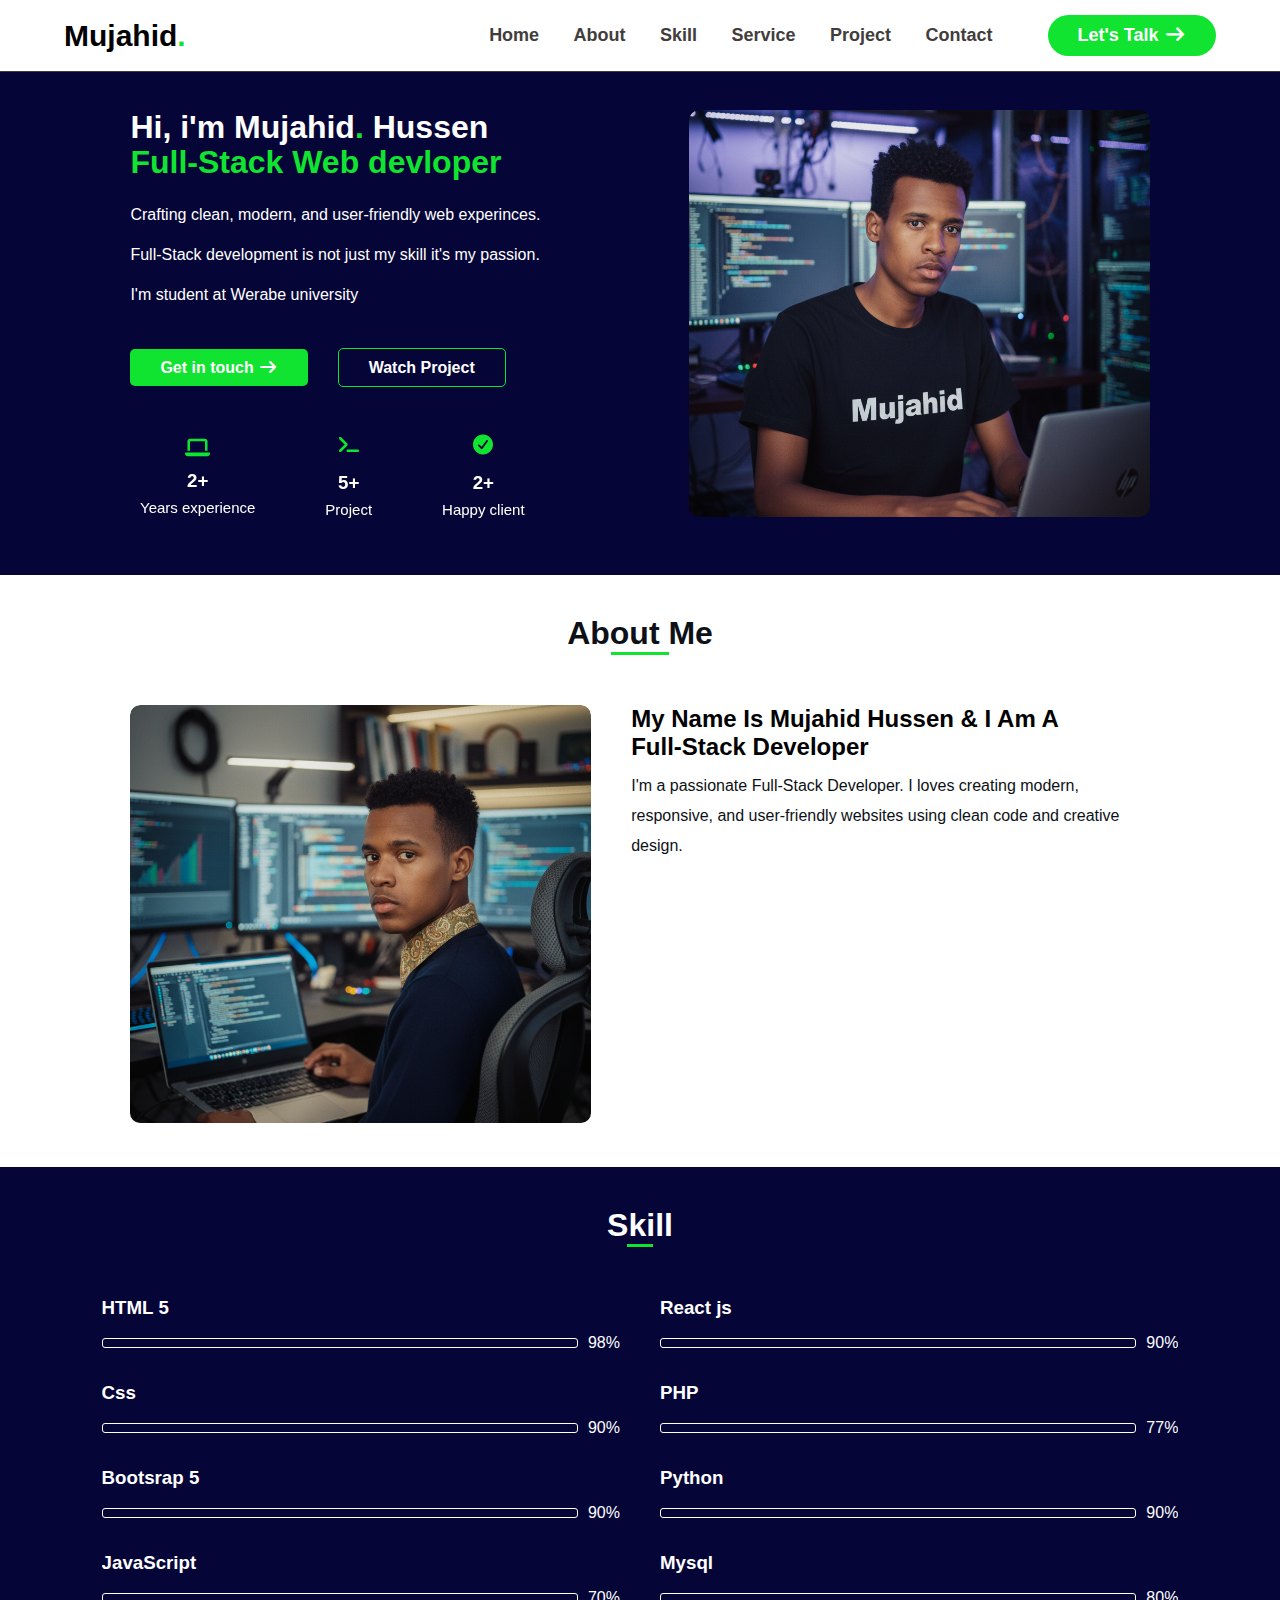
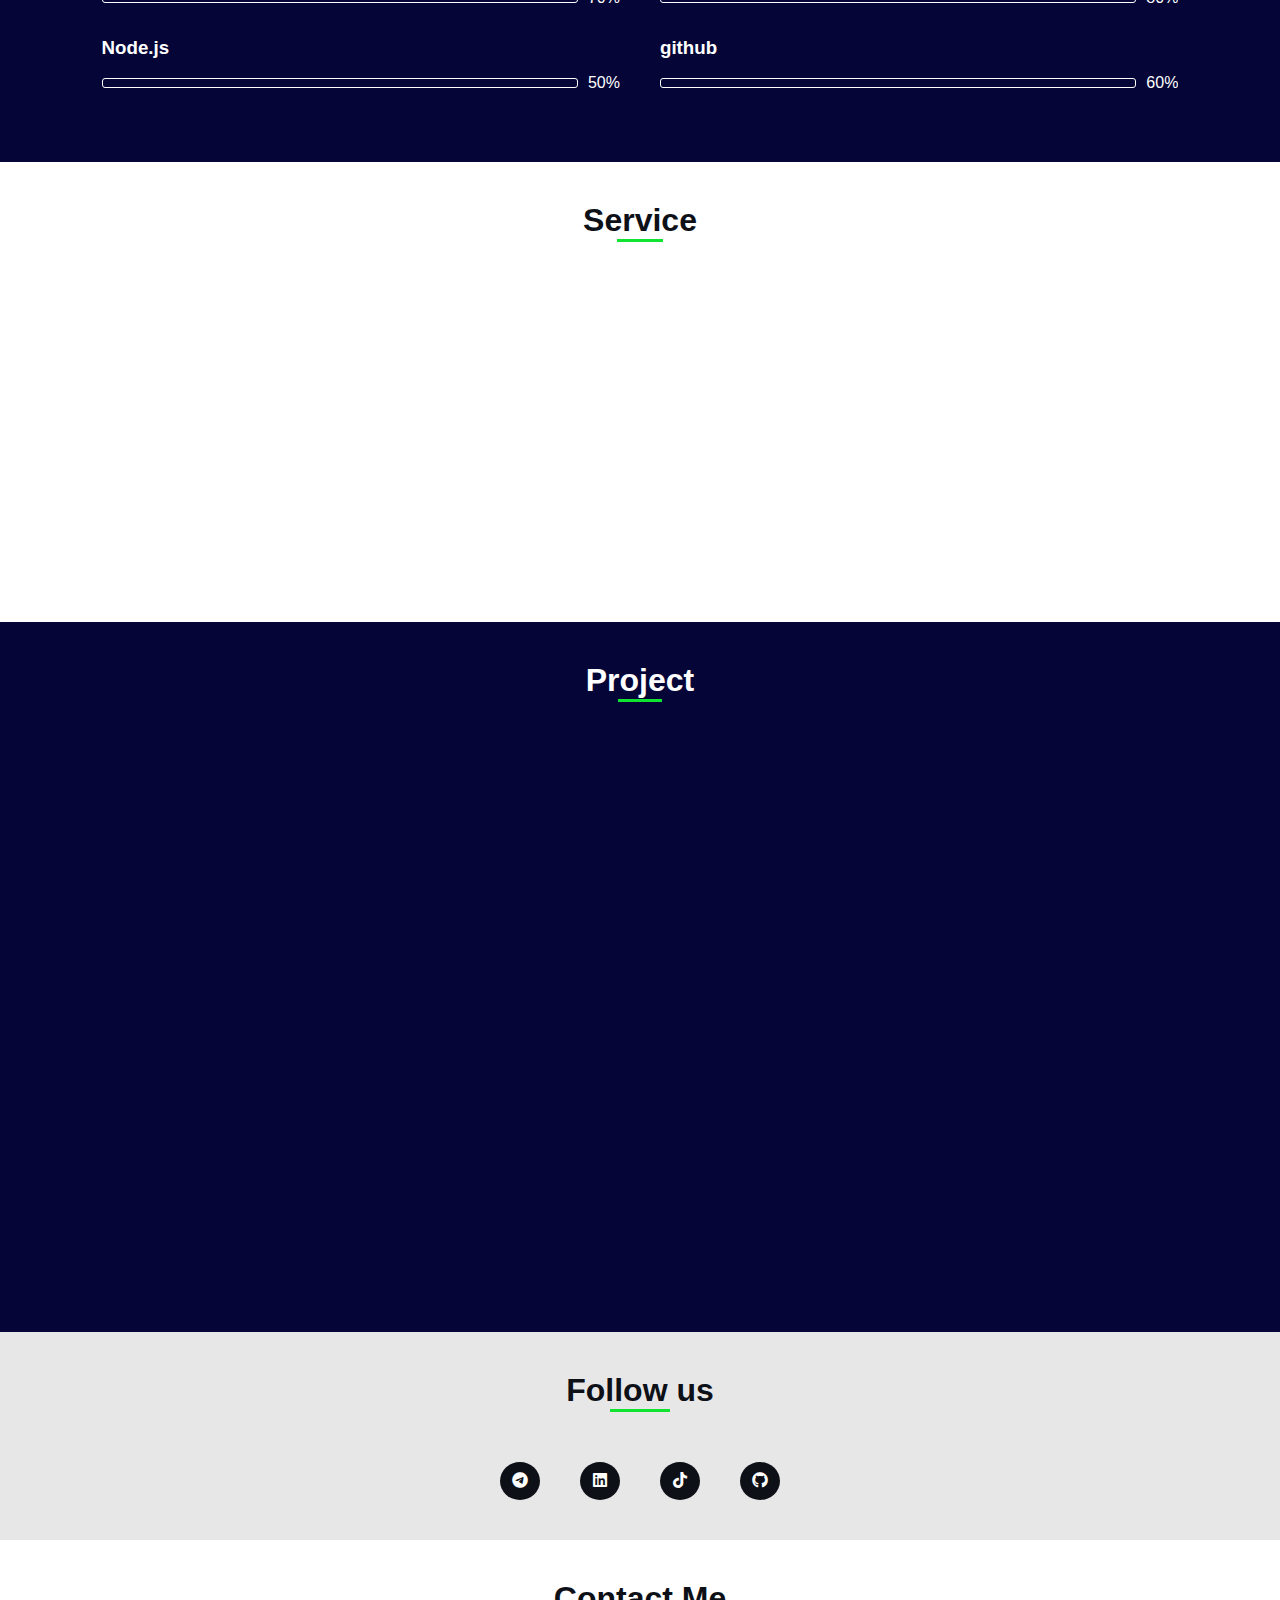
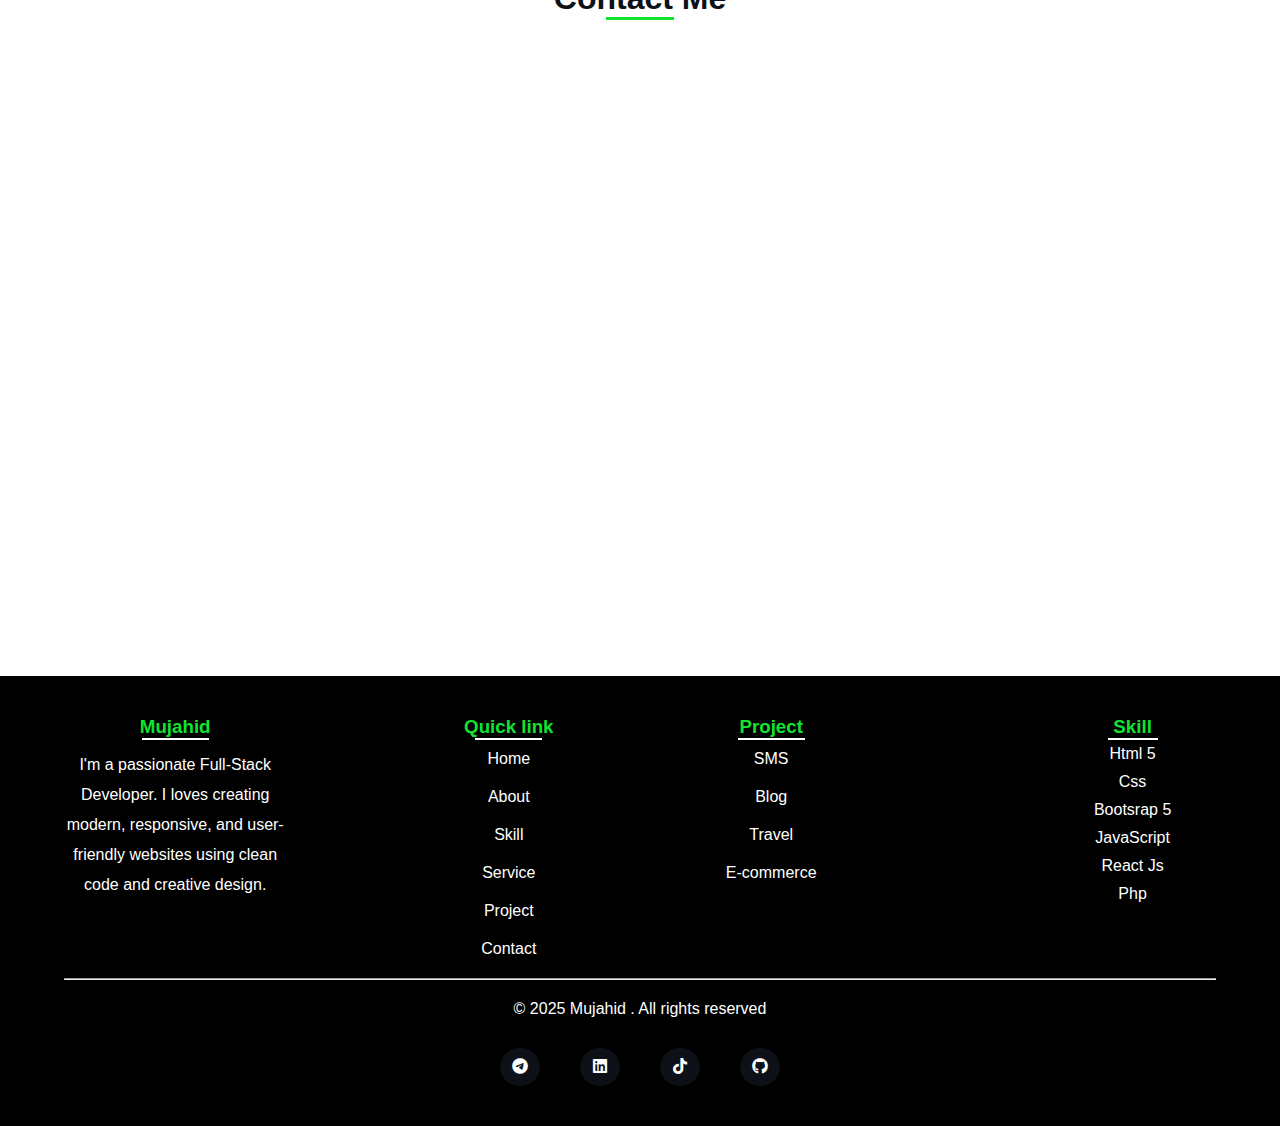
<file: index.html>
<!DOCTYPE html>
<html lang="en">
<head>

    <meta charset="UTF-8">
    <meta name="viewport" content="width=device-width, initial-scale=1.0">
    <title>Mujahid's Portfolio</title>
    <!-- Google tag (gtag.js) -->
    <script async src="https://www.googletagmanager.com/gtag/js?id=G-20QJ56G8M3"></script>
    <script>
          window.dataLayer = window.dataLayer || [];
          function gtag(){dataLayer.push(arguments);}
          gtag('js', new Date());

          gtag('config', 'G-20QJ56G8M3');
    </script>

    <link href="https://unpkg.com/aos@2.3.1/dist/aos.css" rel="stylesheet">
    <link rel="stylesheet" href="css/all.min.css">
    <link rel="stylesheet" href="style.css">
</head>
<body>
<!-- Header Section -->
<header>
  <div class="con">
    <div class="container1">
          <div class="logo">
            <span>Mujahid<span class="dot">.</span></span>
          </div>

          <div class="menu" id="menu"><i class="fa-solid fa-bars"></i></div>

          <div class="nav" id="nav">
            <div class="times" id="times"><i class="fa-solid fa-xmark"></i></div>
           <div>
             <a href="#home">Home</a>
            <a href="#about">About</a>
            <a href="#skill">Skill</a>
            <a href="#service">Service</a>
            <a href="#project">Project</a>
            <a href="#contact">Contact</a>
           </div>

            <div class="light">
            <a href="#contact">Let's Talk  <i class="fa fa-arrow-right" ></i></a>
          </div>
          </div>
    </div>
  </div>
</header>
<!-- Home Section -->
 <section class="home" id="home">
  <div class="con">
    <div class="container">
        <div class="home-text">
          
            <h1 id="name">Hi, i'm Mujahid<span class="dot">.</span> Hussen<br>
            <span class="dot">Full-Stack Web devloper</span></h1>
            <div class="descr">
            <p>Crafting clean, modern, and user-friendly web experinces.</p>
            <p>Full-Stack development is not just my skill it's my passion.</p>
            <p>I'm student at Werabe university </p>
            </div>

          <div class="button">
            <a href="#contact" class="btn1">Get in touch  <i class="fa fa-arrow-right" ></i></a>
            <a href="#project" class="btn2">Watch Project </i></a>
          </div>
          
            <div class="year" data-aos="flip-down" data-aos-duration="2000">

           <div class="experience">
            <i class="fa-solid fa-laptop"></i>
            <h3>2+</h3>
            <p>Years experience</p>
           </div>

           <div class="project">
            <i class="fa-solid fa-terminal"></i>
             <h3>5+</h3>
            <p>Project</p>
           </div>
           
             <div class="client">
              <i class="fa-solid fa-circle-check"></i>
             <h3>2+</h3>
            <p>Happy client</p>
           </div>
        </div>
        </div>

        <div class="image" data-aos="fade-left" data-aos-duration="2000">
          <img src="/images/about.png" alt="home-image">
        </div>
     </div>
           </div>
        </div>
    </div>
  </div>
 </section>
<!-- About Section -->
 <section class="about" id="about">
      <div class="con">
        <!-- heading part -->
        <div class="heading">
          <h1>About Me <span class="line"></span></h1>
        </div>

        <div class="container">
          <div class="image " data-aos="fade-right" data-aos-duration="2000">
            <img src="images/home.png" alt="">
          </div>

          <div class="about-text">
                <h2>My Name Is Mujahid Hussen & I Am A <br>Full-Stack Developer</h2>
                <div class="des">
                  <p>I'm a passionate Full-Stack Developer. I loves creating modern, responsive, and user-friendly websites using clean code and creative design.</p>
                </div>

                <div class="about-info" data-aos="fade-left" data-aos-duration="2000">
                <div>
                  <p><span class="dot">Age:</span> 22</p>
                  <p><span class="dot">Gender:</span> Male</p>
                  <p><span class="dot">Language:</span> English,Amahric</p>
                  <p><span class="dot">Email:</span>mujahidhussen75@gmail.com</p>
                </div>

                <div>
                  <p><span class="dot">Work:</span> Full-Stack Developer</p>
                  <p><span class="dot">Freelance:</span> Available</p>
                  <p><span class="dot">Phone:</span>0948990854</p>
                    <p><span class="dot">Country:</span> Ethiopia</p>
                </div>

                </div>

                <div class="link" data-aos="fade-left" data-aos-duration="2000">
                    <a href="https://t.me/Muju_man_coding" class="icon"><i class="fa-brands fa-telegram" ></i></a>
                    <a href="https://www.linkedin.com/in/mujahid-hussen-584480328?utm_source=share&utm_campaign=share_via&utm_content=profile&utm_medium=android_app" class="icon"><i class="fa-brands fa-linkedin"></i></a>
                    <a href="https://www.tiktok.com/@mujuman?_t=ZM-90bBtJdfuYK&_r=1" class="icon"><i class="fa-brands fa-tiktok"></i></a>
                    <a href="https://github.com/Mujuman?tab=repositories" class="icon"><i class="fa-brands fa-github"></i></a>
                </div>
          </div>

        </div>
      </div>

 </section>

<!-- Skill Section -->
  <section class="skill" id="skill">
     <div class="con">
      <div class="heading">
          <h1 style="color: white;">Skill <span class="line"></span></h1>
      </div>

      <div class="container">
          <div class="col">
              <div class="skill-box">
                  <div class="skill-name">
                      <h3>HTML 5</h3>
                      <div class="bar">
                            <div class="progress"> 
                                  <div class="pro1" data-aos="fade-right" data-aos-duration="40000">
                                    
                                  </div>
                             </div>
                            <span>98%</span>
                      </div>
                  </div>
              </div>

              <div class="skill-box">
                  <div class="skill-name">
                      <h3>Css</h3>
                      <div class="bar">
                            <div class="progress"><div class="pro2" data-aos="fade-right" data-aos-duration="10000"></div></div>
                            <span>90%</span>
                      </div>
                  </div>
              </div>
              <div class="skill-box">
                  <div class="skill-name">
                      <h3>Bootsrap 5</h3>
                      <div class="bar">
                            <div class="progress"><div class="pro3" data-aos="fade-right" data-aos-duration="10000"></div></div>
                            <span>90%</span>
                      </div>
                  </div>
              </div>

              <div class="skill-box">
                  <div class="skill-name">
                      <h3>JavaScript</h3>
                      <div class="bar">
                            <div class="progress"><div class="pro4" data-aos="fade-right" data-aos-duration="10000"></div></div>
                            <span>70%</span>
                      </div>
                  </div>
              </div>
              <div class="skill-box">
                  <div class="skill-name">
                      <h3>Node.js</h3>
                      <div class="bar">
                            <div class="progress"><div class="pro5" data-aos="fade-right" data-aos-duration="4000"></div></div>
                            <span>50%</span>
                      </div>
                  </div>
              </div>
          </div>

             <div class="col">
                 <div class="skill-box">
                  <div class="skill-name">
                      <h3>React js</h3>
                      <div class="bar">
                            <div class="progress"><div class="pro6" data-aos="fade-right" data-aos-duration="4000"></div></div>
                            <span>90%</span>
                      </div>
                  </div>
                 </div>

                 <div class="skill-box">
                  <div class="skill-name">
                      <h3>PHP</h3>
                      <div class="bar">
                            <div class="progress"><div class="pro7" data-aos="fade-right" data-aos-duration="4000"></div></div>
                            <span>77%</span>
                      </div>
                  </div>
                 </div>

                 <div class="skill-box">
                  <div class="skill-name">
                      <h3>Python</h3>
                      <div class="bar">
                            <div class="progress"><div class="pro8" data-aos="fade-right" data-aos-duration="4000"></div></div>
                            <span>90%</span>
                      </div>
                  </div>
                 </div>
                 <div class="skill-box">
                  <div class="skill-name">
                      <h3>Mysql</h3>
                      <div class="bar">
                            <div class="progress"><div class="pro9" data-aos="fade-right" data-aos-duration="4000"></div></div>
                            <span>80%</span>
                      </div>
                  </div>
                 </div>
                 <div class="skill-box">
                  <div class="skill-name">
                      <h3>github</h3>
                      <div class="bar">
                            <div class="progress"><div class="pro10" data-aos="fade-right" data-aos-duration="4000"></div></div>
                            <span>60%</span>
                      </div>
                  </div>
                 </div>
             </div>

      </div>
      </div> 

  </section>

<!-- Service section -->
<section class="service" id="service">
	<div class="con">
		 <div class="heading">
          <h1>Service <span class="line"></span></h1>
         </div>

		 <div class="container">

			<div class="card"  data-aos="zoom-in" data-aos-duration="40000">
				<div>
					<i class="fa-solid fa-laptop-code"></i>
				</div>
				<h3>Web Development</h3>
				<p>Building responsive, dynamicc, and user-friendly websites using modern technologies</p>
			</div>

			<div class="card"  data-aos="zoom-in" data-aos-duration="40000">
				<div>
					<i class="fa-brands fa-web-awesome"></i>
				</div>
				<h3>Web Design</h3>
				<p>Creating attractive, clean and professional website layout with usablity.</p>
			</div>

			<div class="card"  data-aos="zoom-in" data-aos-duration="40000">
				<div>
					<i class="fa-solid fa-school"></i>
				</div>
				<h3>Web Teaching</h3>
				<p>Teaching coding skills,web technologies, and development basics for beginners.</p>
			</div>

			<div class="card"  data-aos="zoom-in" data-aos-duration="40000">
				<div>
					<i class="fa-solid fa-video"></i>
				</div>
				<h3>Video Editing</h3>
				<p>Editing videos professionally with smooth transitions, effects, and creative storytelling.</p>
			</div>


		 </div>

	</div>
</section>

<!-- Project Section -->
 <section class="project1" id="project">
        <div class="con">
          <div class="heading proj">
                <h1>Project <span class="line"></span></h1>
          </div>
          <div class="container">
                <!-- <div class="pro-card" data-aos="flip-down" data-aos-duration="2000">
                    
                </div> -->
                <div class="pro-card " data-aos="flip-down" data-aos-duration="2000">
                       <img class="pro-img" src="/images/sms (2).png" alt="project image"> 
                      <div class="pro-link">
                        <h3>Student Managment System</h3>
                        <p>Student Managment System by using <span class="tech">HTML,CSS,JavaScript</span></p>
                       <div class="links">
                         <a href="https://student-management-system-blush-pi.vercel.app/" target="_blank"><i class="fa-solid fa-eye"></i></a>
                        <a href="https://github.com/Mujuman/student-management-system" target="_blank"><i class="fa-brands fa-github"></i></a>
                       </div>
                      </div>
                </div>      

                <div class="pro-card " data-aos="flip-down" data-aos-duration="2000">
                  <img class="pro-img" src="/images/blog.png" alt="project image"> 
                      <div class="pro-link">
                       <h3>Blog Website</h3>
                        <p>Blog Website by using <span class="tech">HTML,CSS,JavaScript</span></p>
                       <div class="links">
                         <a href="https://mujahids-blog.vercel.app/" target="_blank"><i class="fa-solid fa-eye"></i></a>
                        <a href="https://github.com/Mujuman/blog" target="_blank"><i class="fa-brands fa-github"></i></a>
                       </div>
                      </div>
                </div>

                <div class="pro-card" id="pr3" data-aos="flip-down" data-aos-duration="2000">
                    <img class="pro-img" src="/images/travel.png" alt="project image"> 
                      <div class="pro-link">
                         <h3>Travel Website</h3>
                        <p>Travel Website by using <span class="tech">HTML,CSS,JavaScript</span></p>
                       <div class="links">
                         <a href="https://travel-muju.vercel.app/" target="_blank"><i class="fa-solid fa-eye"></i></a>
                        <a href="https://github.com/Mujuman/travel" target="_blank"><i class="fa-brands fa-github"></i></a>
                       </div>
                      </div>
                </div>
          </div>
          <div class="container">
             <div class="pro-card" id="pr5" data-aos="flip-down" data-aos-duration="2000">
                     <img class="pro-img" src="/images/e-commerc.png" alt="project image"> 

                      <div class="pro-link">
                         <h3>E-commerce Website</h3>
                        <p>E-commerce Website by using  <br> <span class="tech">HTML,CSS,JavaScript</span></p>
                       <div class="links">
                         <a href="https://e-comerce-seven-tawny.vercel.app/" target="_blank"><i class="fa-solid fa-eye"></i></a>
                        <a href="https://github.com/Mujuman/e-comerce " target="_blank"><i class="fa-brands fa-github"></i></a>
                       </div>
                      </div>                    
              </div>
              <div class="pro-card" id="pr6" data-aos="flip-up" data-aos-duration="40000">
                  <img class="pro-img" src="/images/form.png" alt="project image"> 
                     
                      <div class="pro-link">
                         <h3>Sinup and Login Form Website</h3>
                        <p>Sinup and Login Form Website by using <br> <span class="tech">HTML,CSS,JavaScript and LocalStorage</span></p>
                       <div class="links">
                         <a href="http://form-ethio-coders.netlify.app" target="_blank"><i class="fa-solid fa-eye"></i></a>
                        <a href="https://github.com/Mujuman/Form-by-using-local-storage-" target="_blank"><i class="fa-brands fa-github"></i></a>
                       </div>
                      </div>                        
              </div>
              <div class="pro-card" id="pr7" data-aos="flip-down" data-aos-duration="2000">
                <img class="pro-img" src="/images/qr.png" alt="project image"> 
                     
                      <div class="pro-link">
                         <h3>Qr Website</h3>
                        <p>Qr Website by using <br> <span class="tech">HTML,CSS,JavaScript and LocalStorage</span></p>
                       <div class="links">
                         <a href="https://qr-code-generater-ethio-coder.netlify.app" target="_blank"><i class="fa-solid fa-eye"></i></a>
                        <a href="https://github.com/Mujuman/Qr-code-generator-" target="_blank"><i class="fa-brands fa-github"></i></a>
                       </div>
                      </div>               
              </div>
          </div>

        </div>
 </section>
 <!-- Media section -->
  <section class="media">
    <div class="heading">
                <h1>Follow us <span class="line"></span></h1>
    </div>
     <div class="link media-link" >
                    <a href="https://t.me/Muju_man_coding" class="icon"><i class="fa-brands fa-telegram" ></i></a>
                    <a href="https://www.linkedin.com/in/mujahid-hussen-584480328?utm_source=share&utm_campaign=share_via&utm_content=profile&utm_medium=android_app" class="icon"><i class="fa-brands fa-linkedin"></i></a>
                    <a href="https://www.tiktok.com/@mujuman?_t=ZM-90bBtJdfuYK&_r=1" class="icon"><i class="fa-brands fa-tiktok"></i></a>
                    <a href="https://github.com/Mujuman?tab=repositories" class="icon"><i class="fa-brands fa-github"></i></a>
                </div>

  </section>
 <!--Contact Section -->
 <section class="contact" id="contact">
	<div class="con">
		<div class="heading">
                <h1>Contact Me <span class="line"></span></h1>
    </div>
		<div class="contact-con">
			<div class="card1" data-aos="fade-up" data-aos-duration="2000">
				<div class="ico">
					<i class="fa-solid fa-envelope"></i>

				</div>
				<h3>Email</h3>
				<p>mujahidhuseen75@gmail.com</p>
			</div>
			<div class="card1" data-aos="fade-down" data-aos-duration="2000">
				<div class="ico">
					<i class="fa-solid fa-phone-flip"></i>
				</div>
				
				<h3>My Number</h3>
				<p>+251948990854</p>
			</div>
			<div class="card1" data-aos="fade-up" data-aos-duration="2000">
				<div class="ico">
					<i class="fa-solid fa-location-dot"></i>
				</div>
				
				<h3>My Adress</h3>
				<p>Centeral Ethiopia ,Silte Zone</p>
			</div>
		</div>


		<div class="container contact-info1" id="cont">
			<form data-aos="fade-up" data-aos-duration="2000" >
				<div>
					<input type="text" placeholder="Name" id="name1">
				</div>
				<div>
					<input type="email" placeholder="Email" id="email">
				</div>
				<div>
					<input type="text" placeholder="Number" id="number">
				</div>
				<div>
					<textarea name="" id="" placeholder="Meassge" ></textarea>
				</div>

				<div>
          <a href="#cont" class="btn send-btn" onclick="check()">Send Message</a>
			  </div>

			</form>

			<div class="map" data-aos="fade-left" data-aos-duration="2000">
				<iframe src="https://www.google.com/maps/embed?pb=!1m18!1m12!1m3!1d4465.619733150664!2d38.467482174132144!3d7.921013407303105!2m3!1f0!2f0!3f0!3m2!1i1024!2i768!4f13.1!3m3!1m2!1s0x17b3703d814821c3%3A0xcb70afe99a351328!2sUdasa!5e0!3m2!1sen!2set!4v1760793330489!5m2!1sen!2set" width="600" height="450" style="border:0;" allowfullscreen="" loading="lazy" referrerpolicy="no-referrer-when-downgrade"></iframe>
			</div>

		</div>
	</div>
 </section>
 <!-- Footer Section -->
  <footer>
	<div class="con">
	<div class="container">
<div class="cont1">
  	<div class="foot-desc">
		 <h3>Mujahid <div class="line line2"></div></h3>
		<p>I'm a passionate Full-Stack Developer. I loves creating modern, responsive, and user-friendly websites using clean code and creative design.</p>

	</div>

	<div class="quick">
		    
        <h3>Quick link <div class="line line2"></div></h3>
		
             <a href="#home">Home</a>
            <a href="#about">About</a>
            <a href="#skill">Skill</a>
            <a href="#service">Service</a>
            <a href="#project">Project</a>
            <a href="#contact">Contact</a>
           
	</div>
</div>

<div class="cont1" >
  	<div class="fopt-pro">
		  <h3>Project <div class="line line2"></div></h3>
		    <a href="https://student-management-system-blush-pi.vercel.app/">SMS</a>
            <a href="https://mujahids-blog.vercel.app/">Blog</a>
            <a href="https://travel-muju.vercel.app/">Travel</a>
            <a href="https://github.com/Mujuman/e-comerce">E-commerce</a>
	</div>

  <div class="foot-skill">
		  <h3>Skill <div class="line2"></div></h3>
		    <p>Html 5</p>
        <p>Css</p>
        <p>Bootsrap 5</p>
        <p>JavaScript</p>
        <p>React Js</p>
        <p>Php</p>
	</div>
</div>

	</div>
	<hr>
	<div class="hr">
    <p>&copy; 2025 Mujahid . All rights reserved</p>
  <div class="link">
                    <a href="https://t.me/Muju_man_coding" class="icon"><i class="fa-brands fa-telegram"></i></a>
                    <a href="https://www.linkedin.com/in/mujahid-hussen-584480328?utm_source=share&utm_campaign=share_via&utm_content=profile&utm_medium=android_app" class="icon"><i class="fa-brands fa-linkedin"></i></a>
                    <a href="https://www.tiktok.com/@mujuman?_t=ZM-90bBtJdfuYK&_r=1" class="icon"><i class="fa-brands fa-tiktok"></i></a>
                    <a href="https://github.com/Mujuman?tab=repositories" class="icon"><i class="fa-brands fa-github"></i></a>
                </div>
  </div>
	</div>
  </footer>

  <script>
    let menu=document.getElementById("menu");
    let nav=document.getElementById("nav");
    let times=document.getElementById("times");
    // to open nav
  menu.addEventListener("click",function(){
    nav.style.right="0";
  })
// to cose nav
  times.addEventListener("click",function(){
    nav.style.right="-100%";
  })
  function check() {
      // Get input values
      let name = document.getElementById("name1").value;
      let email = document.getElementById("email").value;
      let number = document.getElementById("number").value;
      

      // Regular expressions
      let nameRegex = /^[A-Za-z\s]+$/;
      let emailRegex = /^[^\s@]+@[^\s@]+\.[^\s@]+$/;
      let numberRegex = /^[0-9]+$/;
  
      // Validation checks
      if (name === "") {
         alert("Name field is required!");
      } else if (!nameRegex.test(name)) {
         alert("Name must contain only letters!");
      } else if (email === "") {
        alert("Email field is required!");
      } else if (!emailRegex.test(email)) {
        alert("Please enter a valid email address!");
      } else if (number === "") {
        alert("Number field is required!");
      } else if (!numberRegex.test(number)) {
        alert("Number must contain digits only!");
      } else {
        alert("✅ All fields are valid!");
      }
    }
  error.innerHTML=erro;

	    // Smooth scrolling for navigation links
document.querySelectorAll('a[href^="#"]').forEach(anchor => {
anchor.addEventListener('click', function (e) {
e.preventDefault();
                
const targetId = this.getAttribute('href');
if(targetId === '#') return;
                
const targetElement = document.querySelector(targetId);
if(targetElement) {
window.scrollTo({

behavior: 'smooth'});
                }
            });
        });
 
</script>

<script src="https://unpkg.com/aos@2.3.1/dist/aos.js">

</script>

<script>
  AOS.init();
</script>
</body>

</html>
</file>
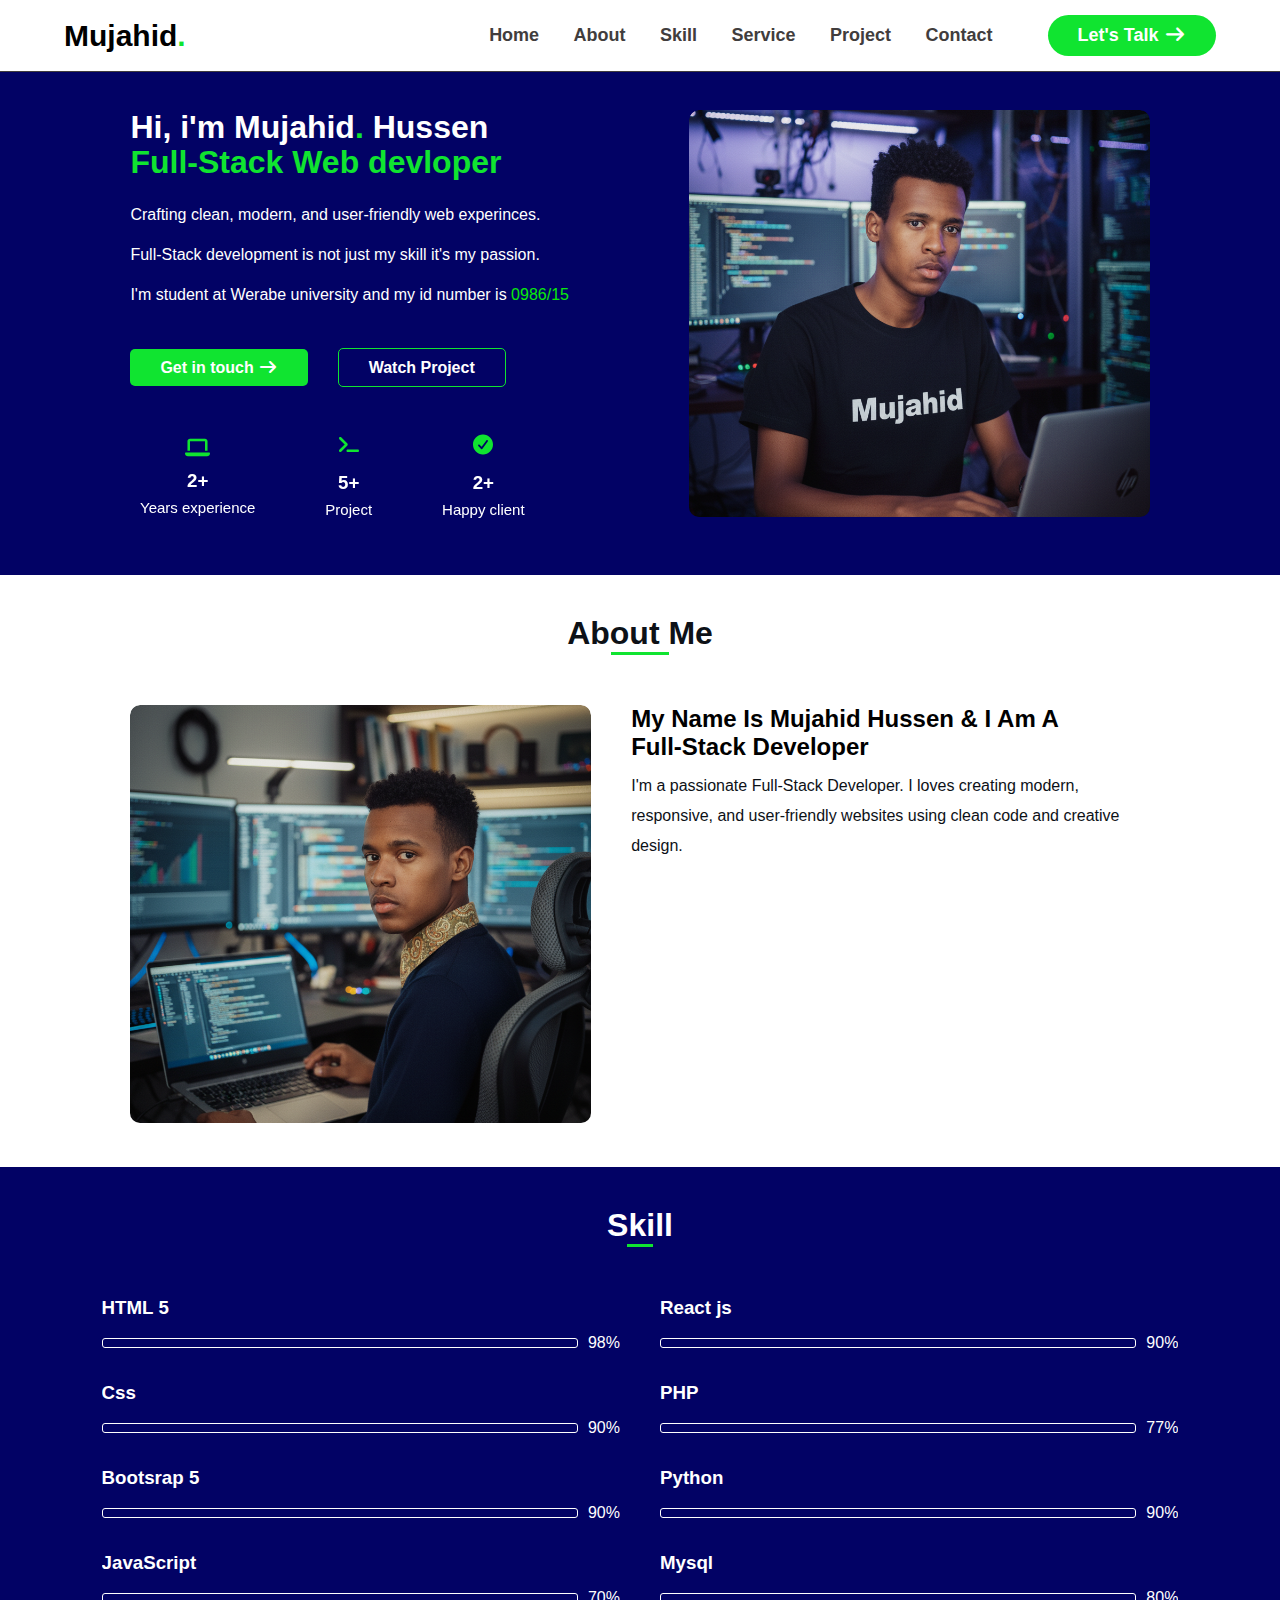
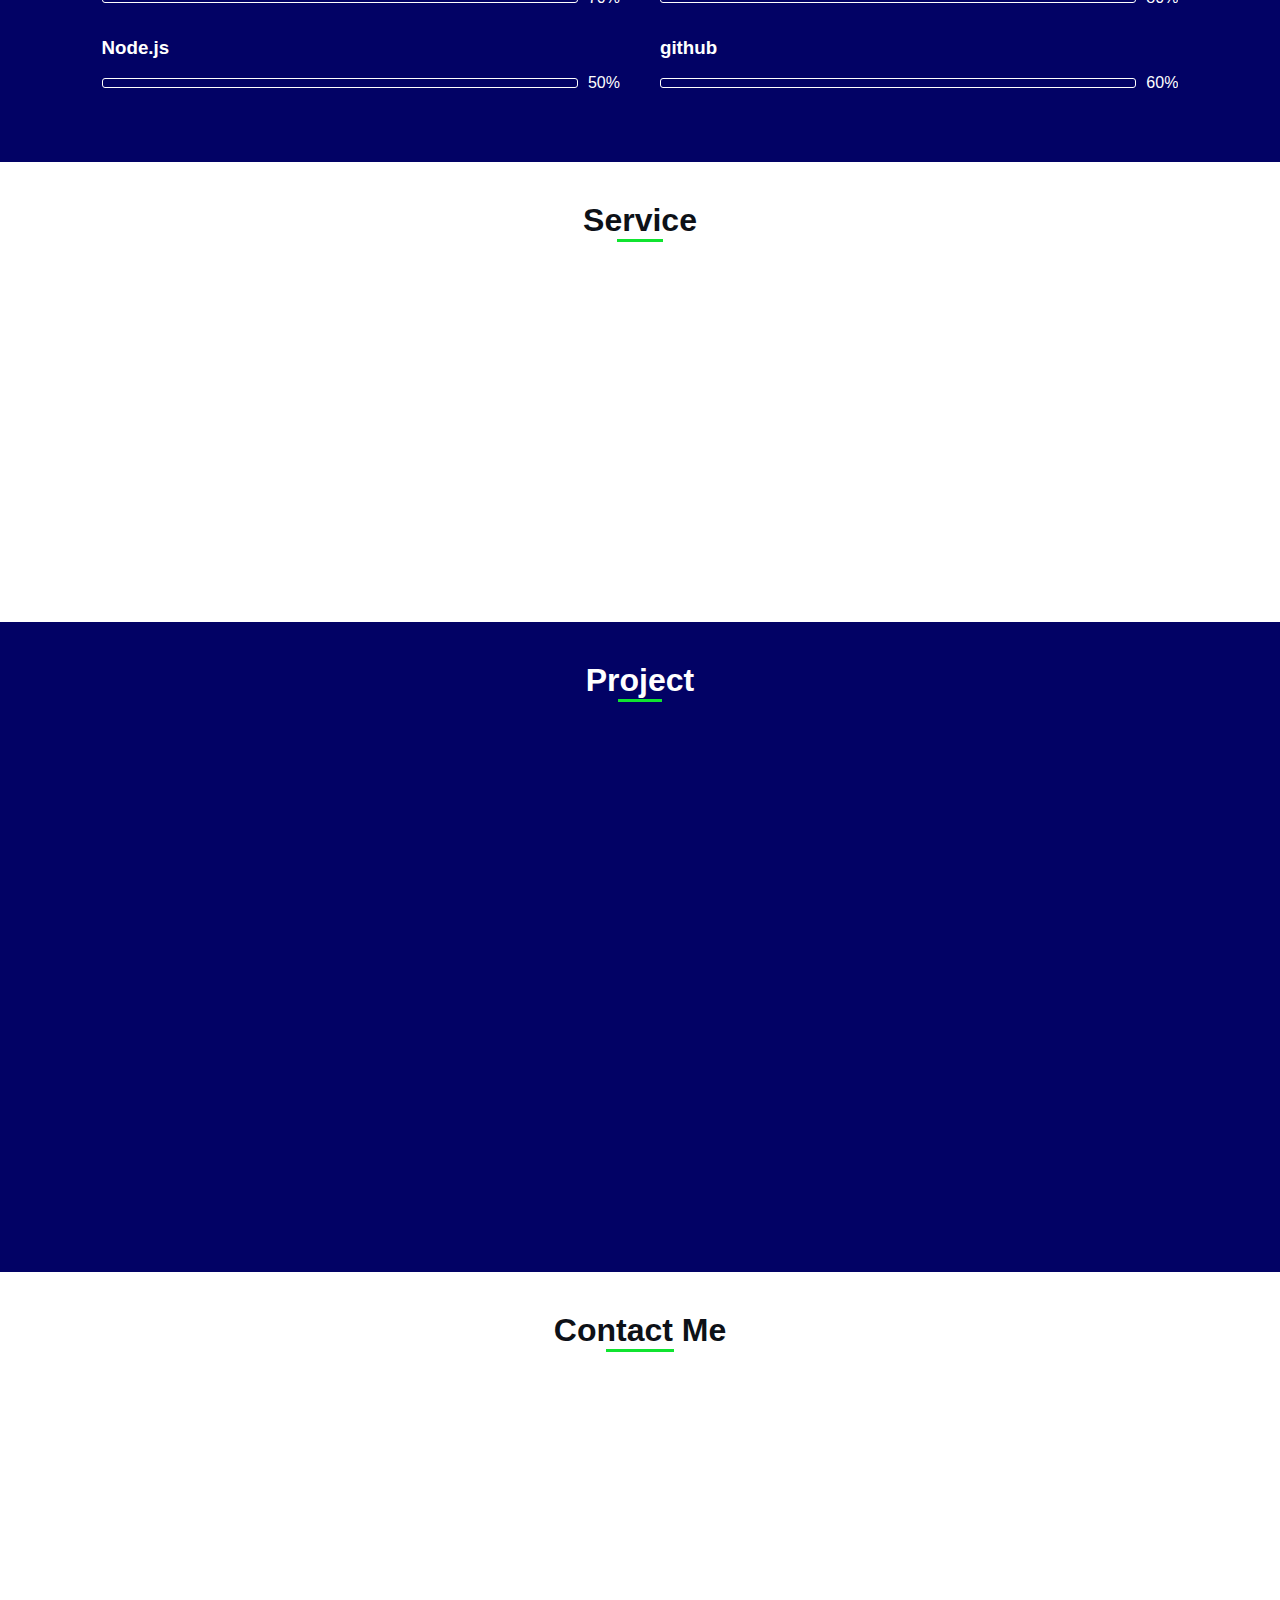
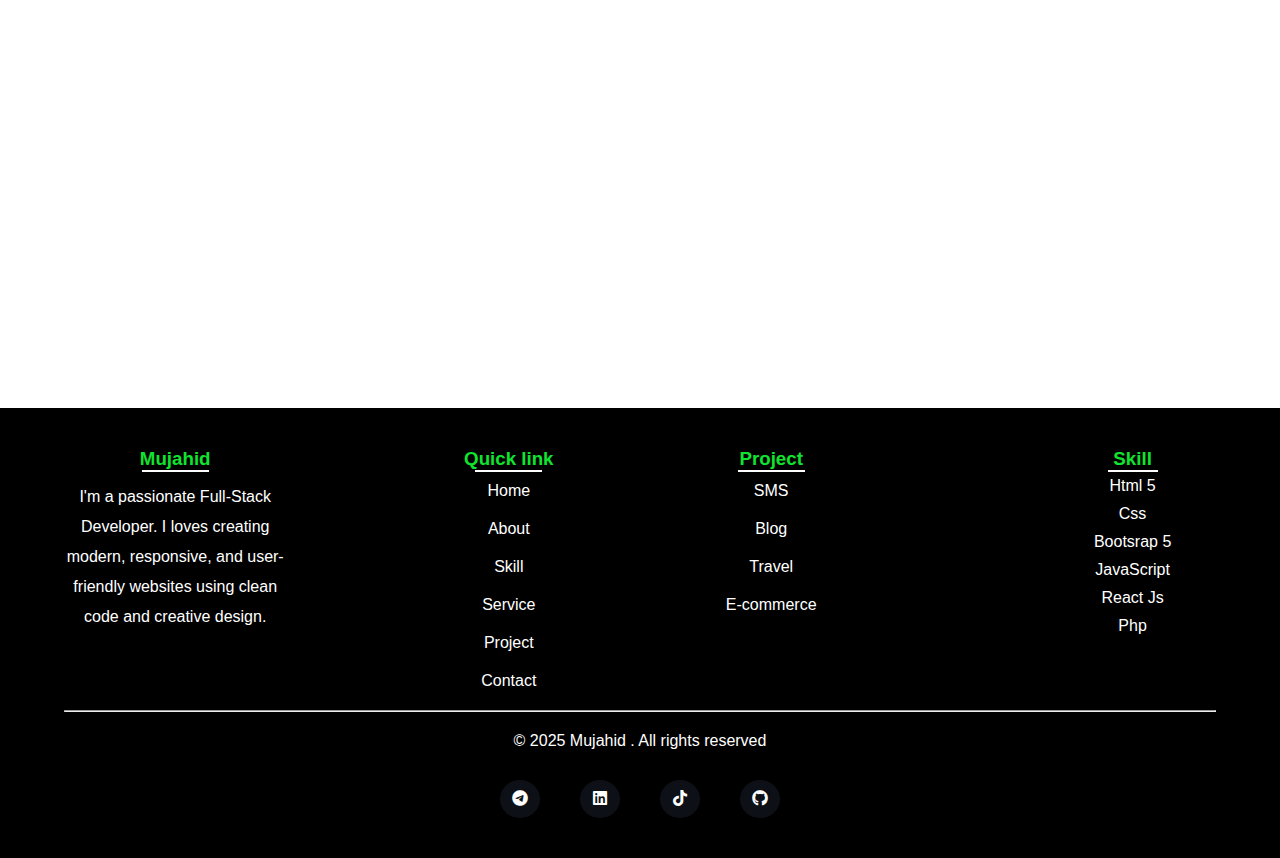
<file: Mujahid's portfolio/index.html>
<!DOCTYPE html>
<html lang="en">
<head>
    <meta charset="UTF-8">
    <meta name="viewport" content="width=device-width, initial-scale=1.0">
    <title>Mujahid's Portfolio</title>
    <link href="https://unpkg.com/aos@2.3.1/dist/aos.css" rel="stylesheet">
    <link rel="stylesheet" href="css/all.min.css">
    <link rel="stylesheet" href="style.css">
</head>
<body>
<!-- Header Section -->
<header>
  <div class="con">
    <div class="container1">
          <div class="logo">
            <span>Mujahid<span class="dot">.</span></span>
          </div>

          <div class="menu" id="menu"><i class="fa-solid fa-bars"></i></div>

          <div class="nav" id="nav">
            <div class="times" id="times"><i class="fa-solid fa-xmark"></i></div>
           <div>
             <a href="#home">Home</a>
            <a href="#about">About</a>
            <a href="#skill">Skill</a>
            <a href="#service">Service</a>
            <a href="#project">Project</a>
            <a href="#contact">Contact</a>
           </div>

            <div class="light">
            <a href="#contact">Let's Talk  <i class="fa fa-arrow-right" ></i></a>
          </div>
          </div>
    </div>
  </div>
</header>
<!-- Home Section -->
 <section class="home" id="home">
  <div class="con">
    <div class="container">
        <div class="home-text">
          
            <h1 id="name">Hi, i'm Mujahid<span class="dot">.</span> Hussen<br>
            <span class="dot">Full-Stack Web devloper</span></h1>
            <div class="descr">
            <p>Crafting clean, modern, and user-friendly web experinces.</p>
            <p>Full-Stack development is not just my skill it's my passion.</p>
            <p>I'm student at Werabe university and my id number is <span style="color: rgb(10, 235, 10);">0986/15</span></p>
            </div>

          <div class="button">
            <a href="#contact" class="btn1">Get in touch  <i class="fa fa-arrow-right" ></i></a>
            <a href="#project" class="btn2">Watch Project </i></a>
          </div>
          
            <div class="year" data-aos="flip-down" data-aos-duration="2000">

           <div class="experience">
            <i class="fa-solid fa-laptop"></i>
            <h3>2+</h3>
            <p>Years experience</p>
           </div>

           <div class="project">
            <i class="fa-solid fa-terminal"></i>
             <h3>5+</h3>
            <p>Project</p>
           </div>
           
             <div class="client">
              <i class="fa-solid fa-circle-check"></i>
             <h3>2+</h3>
            <p>Happy client</p>
           </div>
        </div>
        </div>

        <div class="image" data-aos="fade-left" data-aos-duration="2000">
          <img src="/images/about.png" alt="home-image">
        </div>
     </div>
           </div>
        </div>
    </div>
  </div>
 </section>
<!-- About Section -->
 <section class="about" id="about">
      <div class="con">
        <!-- heading part -->
        <div class="heading">
          <h1>About Me <span class="line"></span></h1>
        </div>

        <div class="container">
          <div class="image " data-aos="fade-right" data-aos-duration="2000">
            <img src="images/home.png" alt="">
          </div>

          <div class="about-text">
                <h2>My Name Is Mujahid Hussen & I Am A <br>Full-Stack Developer</h2>
                <div class="des">
                  <p>I'm a passionate Full-Stack Developer. I loves creating modern, responsive, and user-friendly websites using clean code and creative design.</p>
                </div>

                <div class="about-info" data-aos="fade-left" data-aos-duration="2000">
                <div>
                  <p><span class="dot">Age:</span> 22</p>
                  <p><span class="dot">Gender:</span> Male</p>
                  <p><span class="dot">Language:</span> English,Amahric</p>
                  <p><span class="dot">Email:</span>mujahidhussen75@gmail.com</p>
                </div>

                <div>
                  <p><span class="dot">Work:</span> Front-End Developer</p>
                  <p><span class="dot">Freelance:</span> Available</p>
                  <p><span class="dot">Phone:</span>0948990854</p>
                    <p><span class="dot">Country:</span> Ethiopia</p>
                </div>

                </div>

                <div class="link" data-aos="fade-left" data-aos-duration="2000">
                    <a href="https://t.me/Muju_man_coding" class="icon"><i class="fa-brands fa-telegram" ></i></a>
                    <a href="https://www.linkedin.com/in/mujahid-hussen-584480328?utm_source=share&utm_campaign=share_via&utm_content=profile&utm_medium=android_app" class="icon"><i class="fa-brands fa-linkedin"></i></a>
                    <a href="https://www.tiktok.com/@mujuman?_t=ZM-90bBtJdfuYK&_r=1" class="icon"><i class="fa-brands fa-tiktok"></i></a>
                    <a href="https://github.com/Mujuman?tab=repositories" class="icon"><i class="fa-brands fa-github"></i></a>
                </div>
          </div>

        </div>
      </div>

 </section>

<!-- Skill Section -->
  <section class="skill" id="skill">
     <div class="con">
      <div class="heading">
          <h1 style="color: white;">Skill <span class="line"></span></h1>
      </div>

      <div class="container">
          <div class="col">
              <div class="skill-box">
                  <div class="skill-name">
                      <h3>HTML 5</h3>
                      <div class="bar">
                            <div class="progress"> 
                                  <div class="pro1" data-aos="fade-right" data-aos-duration="40000">
                                    
                                  </div>
                             </div>
                            <span>98%</span>
                      </div>
                  </div>
              </div>

              <div class="skill-box">
                  <div class="skill-name">
                      <h3>Css</h3>
                      <div class="bar">
                            <div class="progress"><div class="pro2" data-aos="fade-right" data-aos-duration="10000"></div></div>
                            <span>90%</span>
                      </div>
                  </div>
              </div>
              <div class="skill-box">
                  <div class="skill-name">
                      <h3>Bootsrap 5</h3>
                      <div class="bar">
                            <div class="progress"><div class="pro3" data-aos="fade-right" data-aos-duration="10000"></div></div>
                            <span>90%</span>
                      </div>
                  </div>
              </div>

              <div class="skill-box">
                  <div class="skill-name">
                      <h3>JavaScript</h3>
                      <div class="bar">
                            <div class="progress"><div class="pro4" data-aos="fade-right" data-aos-duration="10000"></div></div>
                            <span>70%</span>
                      </div>
                  </div>
              </div>
              <div class="skill-box">
                  <div class="skill-name">
                      <h3>Node.js</h3>
                      <div class="bar">
                            <div class="progress"><div class="pro5" data-aos="fade-right" data-aos-duration="4000"></div></div>
                            <span>50%</span>
                      </div>
                  </div>
              </div>
          </div>

             <div class="col">
                 <div class="skill-box">
                  <div class="skill-name">
                      <h3>React js</h3>
                      <div class="bar">
                            <div class="progress"><div class="pro6" data-aos="fade-right" data-aos-duration="4000"></div></div>
                            <span>90%</span>
                      </div>
                  </div>
                 </div>

                 <div class="skill-box">
                  <div class="skill-name">
                      <h3>PHP</h3>
                      <div class="bar">
                            <div class="progress"><div class="pro7" data-aos="fade-right" data-aos-duration="4000"></div></div>
                            <span>77%</span>
                      </div>
                  </div>
                 </div>

                 <div class="skill-box">
                  <div class="skill-name">
                      <h3>Python</h3>
                      <div class="bar">
                            <div class="progress"><div class="pro8" data-aos="fade-right" data-aos-duration="4000"></div></div>
                            <span>90%</span>
                      </div>
                  </div>
                 </div>
                 <div class="skill-box">
                  <div class="skill-name">
                      <h3>Mysql</h3>
                      <div class="bar">
                            <div class="progress"><div class="pro9" data-aos="fade-right" data-aos-duration="4000"></div></div>
                            <span>80%</span>
                      </div>
                  </div>
                 </div>
                 <div class="skill-box">
                  <div class="skill-name">
                      <h3>github</h3>
                      <div class="bar">
                            <div class="progress"><div class="pro10" data-aos="fade-right" data-aos-duration="4000"></div></div>
                            <span>60%</span>
                      </div>
                  </div>
                 </div>
             </div>

      </div>
      </div> 

  </section>

<!-- Service section -->
<section class="service" id="service">
	<div class="con">
		 <div class="heading">
          <h1>Service <span class="line"></span></h1>
         </div>

		 <div class="container">

			<div class="card"  data-aos="zoom-in" data-aos-duration="40000">
				<div>
					<i class="fa-solid fa-laptop-code"></i>
				</div>
				<h3>Web Development</h3>
				<p>Building responsive, dynamicc, and user-friendly websites using modern technologies</p>
			</div>

			<div class="card"  data-aos="zoom-in" data-aos-duration="40000">
				<div>
					<i class="fa-brands fa-web-awesome"></i>
				</div>
				<h3>Web Design</h3>
				<p>Creating attractive, clean and professional website layout with usablity.</p>
			</div>

			<div class="card"  data-aos="zoom-in" data-aos-duration="40000">
				<div>
					<i class="fa-solid fa-school"></i>
				</div>
				<h3>Web Teaching</h3>
				<p>Teaching coding skills,web technologies, and development basics for beginners.</p>
			</div>

			<div class="card"  data-aos="zoom-in" data-aos-duration="40000">
				<div>
					<i class="fa-solid fa-video"></i>
				</div>
				<h3>Video Editing</h3>
				<p>Editing videos professionally with smooth transitions, effects, and creative storytelling.</p>
			</div>


		 </div>

	</div>
</section>

<!-- Project Section -->
 <section class="project1" id="project">
        <div class="con">
          <div class="heading proj">
                <h1>Project <span class="line"></span></h1>
          </div>
          <div class="container">
                <div class="pro-card" data-aos="flip-down" data-aos-duration="2000">
                    <img class="pro-img" src="\images\project1.png" alt="project image"> 
                      <div class="pro-desc">
                        <h4>SMS</h4>
                      </div>
                      <div class="pro-link">
                        <a href="https://student-management-system-blush-pi.vercel.app/" target="_blank">Live Demo <i class="fa-solid fa-arrow-up-right-from-square"></i></a>
                      </div>
                </div>
                <div class="pro-card " data-aos="flip-down" data-aos-duration="2000">
                        <img class="pro-img" src="/images/project2.png" alt="project image">                     
                      <div class="pro-desc">
                        <h4>My Blog</h4>
                      </div>

                      <div class="pro-link">
                        <a href="https://mujahids-blog.vercel.app/" target="_blank">Live Demo <i class="fa-solid fa-arrow-up-right-from-square"></i></a>
                      </div>

                </div>
                <div class="pro-card" id="pr3" data-aos="flip-down" data-aos-duration="2000">
                        <img class="pro-img" src="/images/project-3.png" alt="project image">
                      <div class="pro-desc">
                        <h4>Mujahid's Tavel</h4>
                      </div>

                      <div class="pro-link">
                        <a href="https://travel-muju.vercel.app/" target="_blank">Live Demo <i class="fa-solid fa-arrow-up-right-from-square"></i></a>
                      </div>

                </div>
          </div>
          <div class="container">
              <div class="pro-card" id="pr5" data-aos="flip-down" data-aos-duration="2000">
                      <img class="pro-img" src="/images/project4.png" alt="project image">
                      <div class="pro-desc">
                        <h4>E-commerce</h4>
                      </div>

                    <div class="pro-link">
                      <a href="https://github.com/Mujuman/e-comerce" target="_blank">Live Demo <i class="fa-solid fa-arrow-up-right-from-square"></i></a>
                    </div>

              </div>
              <div class="pro-card" id="pr6" data-aos="flip-up" data-aos-duration="40000">
                      <img class="pro-img" src="/images/prpject5.png" alt="project image">
                    <div class="pro-desc">
                      <h4>JavaScript Form</h4>
                    </div>

                    <div class="pro-link">
                      <a href="http://form-ethio-coders.netlify.app" target="_blank">Live Demo <i class="fa-solid fa-arrow-up-right-from-square"></i></a>
                    </div>

              </div>
              <div class="pro-card" id="pr7" data-aos="flip-down" data-aos-duration="2000">
                    <img class="pro-img" src="/images/project6.png" alt="project image">
                  <div class="pro-desc">
                    <h4>Qr Generator</h4>
                  </div>
                  <div class="pro-link">
                    <a href="https://qr-code-generater-ethio-coder.netlify.app" target="_blank">Live Demo <i class="fa-solid fa-arrow-up-right-from-square"></i></a>
                  </div>

              </div>
          </div>

        </div>
 </section>
 <!--Contact Section -->
 <section class="contact" id="contact">
	<div class="con">
		<div class="heading">
                <h1>Contact Me <span class="line"></span></h1>
          </div>
		<div class="contact-con">
			<div class="card1" data-aos="fade-up" data-aos-duration="2000">
				<div class="ico">
					<i class="fa-solid fa-envelope"></i>

				</div>
				<h3>Email</h3>
				<p>mujahidhuseen75@gmail.com</p>
			</div>
			<div class="card1" data-aos="fade-down" data-aos-duration="2000">
				<div class="ico">
					<i class="fa-solid fa-phone-flip"></i>
				</div>
				
				<h3>My Number</h3>
				<p>+251948990854</p>
			</div>
			<div class="card1" data-aos="fade-up" data-aos-duration="2000">
				<div class="ico">
					<i class="fa-solid fa-location-dot"></i>
				</div>
				
				<h3>My Adress</h3>
				<p>Centeral Ethiopia ,Silte Zone</p>
			</div>
		</div>


		<div class="container contact-info1" id="cont">
			<form data-aos="fade-up" data-aos-duration="2000" >
				<div>
					<input type="text" placeholder="Name" id="name1">
				</div>
				<div>
					<input type="email" placeholder="Email" id="email">
				</div>
				<div>
					<input type="text" placeholder="Number" id="number">
				</div>
				<div>
					<textarea name="" id="" placeholder="Meassge" ></textarea>
				</div>

				<div>
          <a href="#cont" class="btn" onclick="check()">Send Message</a>
			  </div>

			</form>

			<div class="map" data-aos="fade-left" data-aos-duration="2000">
				<iframe src="https://www.google.com/maps/embed?pb=!1m18!1m12!1m3!1d4465.619733150664!2d38.467482174132144!3d7.921013407303105!2m3!1f0!2f0!3f0!3m2!1i1024!2i768!4f13.1!3m3!1m2!1s0x17b3703d814821c3%3A0xcb70afe99a351328!2sUdasa!5e0!3m2!1sen!2set!4v1760793330489!5m2!1sen!2set" width="600" height="450" style="border:0;" allowfullscreen="" loading="lazy" referrerpolicy="no-referrer-when-downgrade"></iframe>
			</div>

		</div>
	</div>
 </section>
 <!-- Footer Section -->
  <footer>
	<div class="con">
	<div class="container">
<div class="cont1">
  	<div class="foot-desc">
		 <h3>Mujahid <div class="line line2"></div></h3>
		<p>I'm a passionate Full-Stack Developer. I loves creating modern, responsive, and user-friendly websites using clean code and creative design.</p>

	</div>

	<div class="quick">
		    
        <h3>Quick link <div class="line line2"></div></h3>
		
             <a href="#home">Home</a>
            <a href="#about">About</a>
            <a href="#skill">Skill</a>
            <a href="#service">Service</a>
            <a href="#project">Project</a>
            <a href="#contact">Contact</a>
           
	</div>
</div>

<div class="cont1" >
  	<div class="fopt-pro">
		  <h3>Project <div class="line line2"></div></h3>
		    <a href="https://student-management-system-blush-pi.vercel.app/">SMS</a>
            <a href="https://mujahids-blog.vercel.app/">Blog</a>
            <a href="https://travel-muju.vercel.app/">Travel</a>
            <a href="https://github.com/Mujuman/e-comerce">E-commerce</a>
	</div>

  <div class="foot-skill">
		  <h3>Skill <div class="line2"></div></h3>
		    <p>Html 5</p>
        <p>Css</p>
        <p>Bootsrap 5</p>
        <p>JavaScript</p>
        <p>React Js</p>
        <p>Php</p>
	</div>
</div>

	</div>
	<hr>
	<div class="hr">
    <p>&copy; 2025 Mujahid . All rights reserved</p>
  <div class="link">
                    <a href="https://t.me/Muju_man_coding" class="icon"><i class="fa-brands fa-telegram"></i></a>
                    <a href="https://www.linkedin.com/in/mujahid-hussen-584480328?utm_source=share&utm_campaign=share_via&utm_content=profile&utm_medium=android_app" class="icon"><i class="fa-brands fa-linkedin"></i></a>
                    <a href="https://www.tiktok.com/@mujuman?_t=ZM-90bBtJdfuYK&_r=1" class="icon"><i class="fa-brands fa-tiktok"></i></a>
                    <a href="https://github.com/Mujuman?tab=repositories" class="icon"><i class="fa-brands fa-github"></i></a>
                </div>
  </div>
	</div>
  </footer>

  <script>
    let menu=document.getElementById("menu");
    let nav=document.getElementById("nav");
    let times=document.getElementById("times");
    // to open nav
  menu.addEventListener("click",function(){
    nav.style.right="0";
  })
// to cose nav
  times.addEventListener("click",function(){
    nav.style.right="-100%";
  })
  function check() {
      // Get input values
      let name = document.getElementById("name1").value;
      let email = document.getElementById("email").value;
      let number = document.getElementById("number").value;
      

      // Regular expressions
      let nameRegex = /^[A-Za-z\s]+$/;
      let emailRegex = /^[^\s@]+@[^\s@]+\.[^\s@]+$/;
      let numberRegex = /^[0-9]+$/;
  
      // Validation checks
      if (name === "") {
         alert("Name field is required!");
      } else if (!nameRegex.test(name)) {
         alert("Name must contain only letters!");
      } else if (email === "") {
        alert("Email field is required!");
      } else if (!emailRegex.test(email)) {
        alert("Please enter a valid email address!");
      } else if (number === "") {
        alert("Number field is required!");
      } else if (!numberRegex.test(number)) {
        alert("Number must contain digits only!");
      } else {
        alert("✅ All fields are valid!");
      }
    }
  error.innerHTML=erro;
 
</script>

<script src="https://unpkg.com/aos@2.3.1/dist/aos.js">

</script>

<script>
  AOS.init();
</script>
</body>
</html>
</file>
<file: style.css>
*{
    margin: 0;
    padding: 0;
    box-sizing: border-box;
    font-family: Arial, Helvetica, sans-serif;
}
/* :root {
    --primary: #170ceacf;      
    --secondary: #00C9A7;    
    --light: #F3F4F6;        
    --error: #FF5A5F;  
    --dark: #0D1117;        
} */
:root {
    --primary: rgb(16, 228, 48);      
    --secondary: #00C9A7;    
    --light: white;        
    --error: #FF5A5F;  
    --dark: #0D1117;        
}

 /* :root {
    --primary: #2563eb;      
    --secondary: #7c3aed;    
    --accent: #06b6d4;       
    --light: #f8fafc;     
    --dark: #1e293b;         
}  */
.img{
    width: 100%;
}
html, body {
  overflow-x: hidden;
  margin: 0;
  padding: 0;
}
a{
    text-decoration: none;
}
.con{
    width: 90%;
    margin: auto;
}
body{
    padding-top: 70px;
}
.container1{
    display: flex;
    justify-content: space-between;
    align-items: center;
}
header{
    padding: 15px 0;
     border-bottom: 1px solid rgb(65, 61, 61);
     position: fixed;
     top: 0;
     left: 0;
     right: 0;
     width: 100%;
     background-color: var(--light);
     z-index: 100;
}
.logo{
    font-size: 30px;
    font-weight: bold;
}
.dot{
    color: var(--primary);
}
.menu,.times{
    display: none;
}
.nav{
    display:flex;
    align-items: center;
    justify-content: center;
    gap: 40px;
    z-index: 100;

}
.nav a{
    margin:0 15px;
    color: rgb(65, 61, 61);
    font-size: 18px;
    font-weight: bold;
    z-index: 100;
    

}
.nav a:hover{ 
    color : var(--primary);

}
.nav a:active{
    color: var(--primary);
}
.light{
    background-color: var(--primary);
    padding: 10px 15px;
    border-radius: 30px;
}
.light a{
    color: var(--light);
    font-weight: bold;
    font-size: 18px;
}
.light:hover{
    background-color: var(--secondary);
}
.light a:hover{
    color: var(--light);
}

/* header section  */
@media (max-width:900px) {
    .menu{
    display: block;
       font-size : 30px;
       cursor: pointer;
       color: rgb(65, 61, 61); 
    }
    .times{
    display: block;
       font-size : 30px;
       cursor: pointer;
       color: white; 
    }
    .nav{
        flex-direction: column;
        gap: 0;
        position: absolute;
        top: 0px;
        right: -100%;
        width: 200px;
        height: 1000vh;
        background-color: var(--dark);
        text-align: center;
        z-index: 100;
        padding: 0 20px;
        transition: 0.3s;
        align-items: center;
        justify-content: start;
        padding: 20px;
        box-shadow: 0 0 10px rgba(0,0,0,0.1);
        
    }
    
    .nav a{
        display: block;
        margin: 40px 0;
        color: white;
    }
    .light{
      display: none;
    }
  

}
.home{
     background: rgb(5, 5, 56);
     /* background: linear-gradient(rgba(0,0,0,0.5),rgba(0,0,0,0.5)),url(images/create-image-background---and-white-color-.png); */
    padding: 40px 0;
    background-position: center;
    background-attachment: fixed;
    
}
.container{
    display: flex;
    justify-content: center;
    gap: 40px;
    
}
.home-text{
    flex-basis: 45%;
    line-height: 35px;
    color: var(--light);
   
}
.home-text h1{
    margin-bottom: 20px;
   
}
.home-text .descr{
    margin-bottom: 20px;
    line-height: 30px;
     color: var(--light);
}
.image{
    flex-basis: 40%;
    border-radius: 10px;
    overflow: hidden;
}
.image img{
    width: 100%;
    border-radius: 10px;
    transition: 0.3s;
}
.image:hover img{
    scale: 1.02;
}

.button{
    margin-top: 40px;
}
.btn1{
    background-color: var(--primary);
    padding: 10px 30px;
    color: var(--light);
    margin-right: 25px;
    border-radius: 5px;
    font-weight: bold;
    transition: 0.3s;

}
.btn1:hover{
    background-color: var(--secondary);
}
.btn2{
    border: 1px solid var(--primary) ;
    padding: 10px 30px;
    border-radius: 5px;
    color: var(--light);
    font-weight: bold;
    transition: 0.3s;
}
.btn2:hover{
    background-color: var(--secondary);
    color: var(--light);
    border: 1px solid var(--secondary) ;
}
.year{
    display: flex;
    margin-top: 40px;
}
.experience ,.project ,.client{
    padding: 10px;
    margin-right: 50px;
    display: flex;
    flex-direction: column;
    align-items: center;
    justify-content: center;
    color: var(--light);
    text-align: center;    
}
.experience i,h3,p{
    margin-bottom: 5px;
}
.experience i{
    color: var(--primary);
    font-size: 20px;
}
.project i{
    color: var(--primary);
    font-size: 20px;
}
.client i{
    color: var(--primary);
    font-size: 20px;
}
.experience p{
    font-size: 15px;
    line-height: 10px;
}
.project p{
    font-size: 15px;
    line-height: 10px;
}
.client p{
    font-size: 15px;
    line-height: 10px;
}
.project i,h2,p{
    margin-bottom: 10px;

}
.client i,h2,p{
    margin-bottom: 10px;
}
@media (max-width:1024px) {
    .container{
        flex-direction: column;
    }
    .home-text{
        flex-basis: 100%;
    }
    .image{
        flex-basis: 100%;
    }
    .btn1,.btn2{
        padding: 10px 20px;
    }
    #name{
        font-size: 20px;
    }
    .experience p{
    line-height: 20px;
}
    .project p{
    line-height: 20px;
}
    .client p{
    line-height: 20px;
}
}

@media (max-width:344px) {
     .btn1,.btn2{
        padding: 10px 8px;
    }
}

/* About Me Section */
.about{
    padding: 40px 0;
}

.heading{
    display: flex;
    justify-content: center;
    text-align: center;
    color: var(--dark);
    margin-bottom: 50px;
}
.heading h1{
    display: inline;
    display: flex;
    flex-direction: column;
    align-items: center;
}
.line{
    width: 40%;
    height: 3px;
    background-color: var(--primary);
    display: block;

}
.about-text{
    flex-basis: 45%;
}
.about-info{
    display: flex;
    gap: 15px;
    margin-top: 20px;
}

.about-info div{
    flex-basis: 50%;
}
.about-info div p{
    margin-bottom: 20px;
    line-height: 20px;
    color: var(--dark);
}
.link{
    margin-top: 20px;
    display: flex;
    gap: 40px;
}
.link a{
    background-color: var(--dark);
    padding: 10px;
    border-radius: 50%;
    color: var(--light);
    transition: 0.3s;
}
.link a:hover{
    background-color: var(--primary);
}
.des p{
    line-height: 30px;
    color: var(--dark);
}
@media (max-width:1024px) {
    .home-text{
        order: 2;
    }
    .about-info{
        flex-direction: column;
    }
    .about-text{
        flex-basis: 100%;
    }

}

/* Skill Section */

.skill{
    padding: 40px 0;
     background: rgb(5, 5, 56);
    color: white;
}
.skill-box{
    margin-bottom: 30px;
    display: flex;
    justify-content: center;
    align-items: center;
}
.bar{
    display: flex;
    justify-content: center;
    align-items: center;
    gap: 10px;

}
.progress{
    width: 300px;
    height: 10px;
    border: 1px solid var(--light);
    border-radius: 3px;
    overflow: hidden;

}
.pro1{
    width: 98%;
    background-color: var(--primary);
    height: 100%;
}
.pro2{
    width: 90%;
    background-color: var(--primary);
    height: 100%;
}
.pro3{
    width: 90%;
    background-color: var(--primary);
    height: 100%;
}
.pro4{
    width: 70%;
    background-color: var(--primary);
    height: 100%;
}
.pro5{
    width: 50%;
    background-color: var(--primary);
    height: 100%;
}

.pro6{
    width: 90%;
    background-color: var(--primary);
    height: 100%;
}
.pro7{
    width: 77%;
    background-color: var(--primary);
    height: 100%;
}
.pro8{
    width: 90%;
    background-color: var(--primary);
    height: 100%;
}
.pro9{
    width: 80%;
    background-color: var(--primary);
    height: 100%;
}
.pro10{
    width: 60%;
    background-color: var(--primary);
    height: 100%;
}
.col{
    flex-basis: 45%;
}
.skill-name{
     display: flex;
     flex-basis: 100%;
    flex-direction: column;
    gap: 10px;
    overflow: hidden;
}
.bar{
    flex-basis: 100%;
}
.progress{
    width: 100%;
}
@media (max-width:1024px) {
   .skill .container{
    gap: 0;
}


}

.service{
    padding: 40px 0;
}

.card{
    background-color: var(--light);
    border-radius: 10px;
     transition: 0.3s;
     display: flex;
     flex-direction: column;
     justify-content: center;
     align-items: center;
     flex-basis: 25%;
     box-shadow: 0 0 10px rgba(0, 0, 0, 0.1);
    

}
.card i{ 
    color: var(--light);
    text-align: center; 
    font-size: 30px;
}
.card div {
    padding: 40px;
    width: 50px;
    height: 50px;
    display: flex;
    justify-content: center;
    align-items: center;
    background-color: var(--primary);
    border-radius: 50%;
    margin: 20px;

}
.card h3{
    margin-bottom: 20px;
    line-height: 20px;
}
.card p{
    margin-bottom: 20px;
    line-height: 30px;   
    padding: 10px 10px; 
    text-align: center;
}
.card:hover div{
    background-color: var(--light);
}
.card:hover i{
    color: var(--primary);
}
.card:hover{
    background-color: var(--primary);
    color: var(--light);
}
@media (max-width:700px) {
    .card{
        flex-basis: 100%;
    }
}

/* Project Section */
.project1{
    padding: 40px 0;
    /* background: linear-gradient(rgba(0,0,0,0.5),rgba(0,0,0,0.5)),url(images/background.png); */
     background: rgb(5, 5, 56);
    background-position: center;
    background-attachment: fixed;
    overflow: hidden;
    
}
.pro-card{
    display: flex;
    flex-direction: column;
    justify-content: center;
    align-items: center;
    background-color: white;
    gap: 2px;
    margin-bottom: 20px;
    flex-basis: 33.3%;
    border-radius: 10px;
    transition: 0.5s;
    height: 250px;
    position: relative;
    overflow: hidden;
    border: 2px solid var(--primary);
    border-bottom: 10px solid var(--secondary);
    /* box-shadow: 0 0 25px var(--primary);    */
}
.pro-img{
    width: 100%;
    height: 100%;
    object-fit: cover;
    
    
}
.pro-desc{
   position: absolute;
   width: 100%;
   background: var(--light);
   bottom: 0;
   
}
.pro-desc h4{
    margin-bottom: 10px;
    color: var(--dark);
    padding: 10px;
    display: flex;
    align-items: end;
}
.pro-link{
    text-align: center;
    color: white;
    position: absolute;
    background: linear-gradient(rgba(7, 7, 102,0.2),rgba(7, 7, 102,0.5),rgba(7, 7, 102,1));
    width: 100%;
    height: 0%;
    display: flex;
    bottom: 0;
    align-items: center;
    justify-content: end;
    opacity: 0;
    transition: 0.5s;
    display: flex;
    flex-direction: column;
    padding: 20px;
}
.pro-link p{
    margin: 15px 0;
    line-height: 20px;
}
.links{
    display: flex;
    justify-content: space-between;
    gap: 10px;
}
.pro-card:hover .pro-link{
     bottom: 0;
     height: 100%;
     opacity: 1;
     
}
.pro-link a{
    color: var(--light);
    padding: 10px 25px;
    font-weight: bold;
    border: 2px solid var(--primary);
    border-radius: 10px;
    background-color: var(--primary);
    
}
.pro-link a:hover{
    border: 2px solid var(--error);
    background-color: var(--error);
}
.proj{
    color: white;
}
.tech{
    color: var(--secondary);
}
/* Responsive for Project Section */
@media (max-width:700px) {
    .pro-card{
        flex-basis: 80%;
        height: 250px;
    }
}
/* meadia section */
.media{
     padding: 40px 0;
     background-color: rgb(232, 231, 231);
}
.media-link{
    display: flex;
    justify-content: center;
    align-items: center;
}
/* Sontact Section */

.contact{
    margin: 40px 0;
}
.contact-con{
    display: flex;
    justify-content: center;
    align-items: center;
    gap: 50px;
}

.card1{
    background-color: var(--light);
    flex-basis: 33%;
    padding: 20px 10px;
    border-radius: 10px;
    display: flex;
    box-shadow: 0px 0px 15px 10px rgba(16, 228, 48,0.5);
    border: 2px dotted var(--primary);
    flex-direction: column;
    justify-content: center;
    align-items: center;
    transition: 0.4s;
   
   
}
.ico{
     margin-bottom: 20px;
     background-color: var(--primary);
     width: 35px;
     height: 35px;
     border-radius: 50%;
    display: flex;
    justify-content: center;
    align-items: center;
    transition: 0.4s;
}
.ico i{
     color: var(--light);
    text-align: center;  
    font-size: 15px;
    transition: 0.4s;
    
}
.card1 h3{
    margin-bottom: 20px;
    transition: 0.4s;
}
.card1 p{
    font-size: 15px;
    transition: 0.4s;
}
.card1:hover{
    background-color: var(--primary);
     

    
}
.card1:hover .ico{
    background-color: var(--light);
}
.card1:hover .ico i{
     color: var(--primary);
}
.card1:hover h3{
    color: var(--light);
}
.card1:hover p{
    color: var(--light);
}
form{
    flex-basis: 50%;
}
.map{
    flex-basis: 40%;
    overflow: hidden;
    border: 1px solid var(--primary);
}
.map iframe{
    width: 100%;
    height: 100%;
}
.contact-info1{
    margin: 40px 0;
}
input{
    border: none;
    outline: none;
    border-bottom: 3px solid var(--primary);
    padding: 10px 0;
    width: 100%;
    margin-bottom: 40px;
}
input::placeholder{
    
    font-weight: bold;
}
textarea{
    border: none;
    outline: none;
    border: 1px solid var(--primary);
    width: 100%;
    margin-bottom: 40px;
    padding: 15px 10px;
    border-radius: 5px;
}
textarea::placeholder{
    
    font-weight: bold;
}
.btn{
    border: none;
    outline: none;
    padding: 15px 40px;
    border-radius: 5px;
    font-weight: bold;
    color: var(--light);
    background-color: var(--primary);
    cursor: pointer;
}
.btn:hover{
    background-color: var(--secondary);
}



@media (max-width:1024px) {
    .contact-con{
        flex-direction: column;

    }
    .card1{
        flex-basis: 100%;
        width: 90%;
         
    }
    
}

/* Footer Section */

footer{
    background-color: black;
    padding: 40px 0;

}

.quick h3{
    color: var(--primary);
    margin-bottom: 10px;
    text-align: center;


}
.quick a{
    display: block;
    text-decoration: none;
    margin-bottom: 20px;
    color: var(--light);
    text-align: center;
}
.fopt-pro a{
     display: block;
    text-decoration: none;
    margin-bottom: 20px;
    color: var(--light);
    text-align: center;
}
.fopt-pro h3{
    color: var(--primary);
    margin-bottom: 10px;
    text-align: center;


}
.foot-desc h3{
    color: var(--primary);
    margin-bottom: 10px;
    text-align: center;
}
.quick{
    flex-basis: 40%;
}
.foot-desc p{
    color: var(--light);
    text-align: center;
    margin-bottom: 20px;
    line-height: 30px;
}
.fopt-pro{
    flex-basis: 40%;
}
.foot-desc{
    flex-basis: 40%;
}
.foot-skill{
    text-align: center;
    flex-basis: 30%;
}
.foot-skill h3{
    color: var(--primary);
     display: flex;
    flex-direction: column;
    justify-content: center;
    align-items: center;
    text-align: center;
}
.foot-skill p{
    color: var(--light);
}
.line2{
    background-color: var(--light);
    width: 30%;
    margin: auto;
    height: 2px;
  
}
.hr{
    display: flex;
    flex-direction: column;
    justify-content: center;
    align-items: center;
    margin-top: 20px;
}
.hr p{
    color: var(--light);
}
.cont1{
    display: flex;
    justify-content: space-between;
    flex-basis: 50%;
}
</file>
<file: Mujahid's portfolio/style.css>
*{
    margin: 0;
    padding: 0;
    box-sizing: border-box;
    font-family: Arial, Helvetica, sans-serif;
}
/* :root {
    --primary: #170ceacf;      
    --secondary: #00C9A7;    
    --light: #F3F4F6;        
    --error: #FF5A5F;  
    --dark: #0D1117;        
} */
:root {
    --primary: rgb(16, 228, 48);      
    --secondary: #00C9A7;    
    --light: white;        
    --error: #FF5A5F;  
    --dark: #0D1117;        
}

 /* :root {
    --primary: #2563eb;      
    --secondary: #7c3aed;    
    --accent: #06b6d4;       
    --light: #f8fafc;     
    --dark: #1e293b;         
}  */



.img{
    width: 100%;
}
a{
    text-decoration: none;
}
.con{
    width: 90%;
    margin: auto;
}
body{
    padding-top: 70px;
}
.container1{
    display: flex;
    justify-content: space-between;
    align-items: center;
}
header{
    padding: 15px 0;
     border-bottom: 1px solid rgb(65, 61, 61);
     position: fixed;
     top: 0;
     left: 0;
     right: 0;
     width: 100%;
     background-color: var(--light);
     z-index: 100;
}
.logo{
    font-size: 30px;
    font-weight: bold;
}
.dot{
    color: var(--primary);
}
.menu,.times{
    display: none;
}
.nav{
    display:flex;
    align-items: center;
    justify-content: center;
    gap: 40px;
    z-index: 100;

}
.nav a{
    margin:0 15px;
    color: rgb(65, 61, 61);
    font-size: 18px;
    font-weight: bold;
    z-index: 100;
    

}
.nav a:hover{ 
    color : var(--primary);

}
.nav a:active{
    color: var(--primary);
}
.light{
    background-color: var(--primary);
    padding: 10px 15px;
    border-radius: 30px;
}
.light a{
    color: var(--light);
    font-weight: bold;
    font-size: 18px;
}
.light:hover{
    background-color: var(--secondary);
}
.light a:hover{
    color: var(--light);
}

/* header section  */
@media (max-width:900px) {
    .menu{
    display: block;
       font-size : 30px;
       cursor: pointer;
       color: rgb(65, 61, 61); 
    }
    .times{
    display: block;
       font-size : 30px;
       cursor: pointer;
       color: white; 
    }
    .nav{
        flex-direction: column;
        gap: 0;
        position: absolute;
        top: 0px;
        right: -100%;
        width: 40%;
        height: 1000vh;
        background-color: var(--dark);
        text-align: center;
        z-index: 100;
        padding: 0 20px;
        transition: 0.3s;
        align-items: center;
        justify-content: start;
        padding: 20px;
        box-shadow: 0 0 10px rgba(0,0,0,0.1);
        
    }
    
    .nav a{
        display: block;
        margin: 40px 0;
        color: white;
    }
    .light{
      display: none;
    }
  

}
.home{
     background: rgb(2, 2, 101);
     /* background: linear-gradient(rgba(0,0,0,0.5),rgba(0,0,0,0.5)),url(images/create-image-background---and-white-color-.png); */
    padding: 40px 0;
    background-position: center;
    background-attachment: fixed;
    
}
.container{
    display: flex;
    justify-content: center;
    gap: 40px;
    
}
.home-text{
    flex-basis: 45%;
    line-height: 35px;
    color: var(--light);
   
}
.home-text h1{
    margin-bottom: 20px;
   
}
.home-text .descr{
    margin-bottom: 20px;
    line-height: 30px;
     color: var(--light);
}
.image{
    flex-basis: 40%;
    border-radius: 10px;
    overflow: hidden;
}
.image img{
    width: 100%;
    border-radius: 10px;
    transition: 0.3s;
}
.image:hover img{
    scale: 1.02;
}

.button{
    margin-top: 40px;
}
.btn1{
    background-color: var(--primary);
    padding: 10px 30px;
    color: var(--light);
    margin-right: 25px;
    border-radius: 5px;
    font-weight: bold;
    transition: 0.3s;

}
.btn1:hover{
    background-color: var(--dark);
}
.btn2{
    border: 1px solid var(--primary) ;
    padding: 10px 30px;
    border-radius: 5px;
    color: var(--light);
    font-weight: bold;
    transition: 0.3s;
}
.btn2:hover{
    background-color: var(--dark);
    color: var(--light);
}
.year{
    display: flex;
    margin-top: 40px;
}
.experience ,.project ,.client{
    padding: 10px;
    margin-right: 50px;
    display: flex;
    flex-direction: column;
    align-items: center;
    justify-content: center;
    color: var(--light);
    text-align: center;    
}
.experience i,h3,p{
    margin-bottom: 5px;
}
.experience i{
    color: var(--primary);
    font-size: 20px;
}
.project i{
    color: var(--primary);
    font-size: 20px;
}
.client i{
    color: var(--primary);
    font-size: 20px;
}
.experience p{
    font-size: 15px;
    line-height: 10px;
}
.project p{
    font-size: 15px;
    line-height: 10px;
}
.client p{
    font-size: 15px;
    line-height: 10px;
}
.project i,h2,p{
    margin-bottom: 10px;

}
.client i,h2,p{
    margin-bottom: 10px;
}
@media (max-width:1024px) {
    .container{
        flex-direction: column;
    }
    .home-text{
        flex-basis: 100%;
    }
    .image{
        flex-basis: 100%;
    }
    .btn1,.btn2{
        padding: 10px 20px;
    }
    #name{
        font-size: 20px;
    }
    .experience p{
    line-height: 20px;
}
    .project p{
    line-height: 20px;
}
    .client p{
    line-height: 20px;
}
}

@media (max-width:344px) {
     .btn1,.btn2{
        padding: 10px 8px;
    }
}

/* About Me Section */
.about{
    padding: 40px 0;
}

.heading{
    display: flex;
    justify-content: center;
    text-align: center;
    color: var(--dark);
    margin-bottom: 50px;
}
.heading h1{
    display: inline;
    display: flex;
    flex-direction: column;
    align-items: center;
}
.line{
    width: 40%;
    height: 3px;
    background-color: var(--primary);
    display: block;

}
.about-text{
    flex-basis: 45%;
}
.about-info{
    display: flex;
    gap: 15px;
    margin-top: 20px;
}

.about-info div{
    flex-basis: 50%;
}
.about-info div p{
    margin-bottom: 20px;
    line-height: 20px;
    color: var(--dark);
}
.link{
    margin-top: 20px;
    display: flex;
    gap: 40px;
}
.link a{
    background-color: var(--dark);
    padding: 10px;
    border-radius: 50%;
    color: var(--light);
    transition: 0.3s;
}
.link a:hover{
    background-color: var(--primary);
}
.des p{
    line-height: 30px;
    color: var(--dark);
}
@media (max-width:1024px) {
    .home-text{
        order: 2;
    }
    .about-info{
        flex-direction: column;
    }
    .about-text{
        flex-basis: 100%;
    }

}

/* Skill Section */

.skill{
    padding: 40px 0;
    background: rgb(2, 2, 101);
    color: white;
}
.skill-box{
    margin-bottom: 30px;
    display: flex;
    justify-content: center;
    align-items: center;
}
.bar{
    display: flex;
    justify-content: center;
    align-items: center;
    gap: 10px;

}
.progress{
    width: 300px;
    height: 10px;
    border: 1px solid var(--light);
    border-radius: 3px;
    overflow: hidden;

}
.pro1{
    width: 98%;
    background-color: var(--primary);
    height: 100%;
}
.pro2{
    width: 90%;
    background-color: var(--primary);
    height: 100%;
}
.pro3{
    width: 90%;
    background-color: var(--primary);
    height: 100%;
}
.pro4{
    width: 70%;
    background-color: var(--primary);
    height: 100%;
}
.pro5{
    width: 50%;
    background-color: var(--primary);
    height: 100%;
}

.pro6{
    width: 90%;
    background-color: var(--primary);
    height: 100%;
}
.pro7{
    width: 77%;
    background-color: var(--primary);
    height: 100%;
}
.pro8{
    width: 90%;
    background-color: var(--primary);
    height: 100%;
}
.pro9{
    width: 80%;
    background-color: var(--primary);
    height: 100%;
}
.pro10{
    width: 60%;
    background-color: var(--primary);
    height: 100%;
}
.col{
    flex-basis: 45%;
}
.skill-name{
     display: flex;
     flex-basis: 100%;
    flex-direction: column;
    gap: 10px;
    overflow: hidden;
}
.bar{
    flex-basis: 100%;
}
.progress{
    width: 100%;
}
@media (max-width:1024px) {
   .skill .container{
    gap: 0;
}


}
@media (max-width:477px) {
    .progress{
    width: 200px;
}
}
.service{
    padding: 40px 0;
}

.card{
    background-color: var(--light);
    border-radius: 10px;
     transition: 0.3s;
     display: flex;
     flex-direction: column;
     justify-content: center;
     align-items: center;
     flex-basis: 25%;
     box-shadow: 0 0 10px rgba(0, 0, 0, 0.1);
    

}
.card i{ 
    color: var(--light);
    text-align: center; 
    font-size: 30px;
}
.card div {
    padding: 40px;
    width: 50px;
    height: 50px;
    display: flex;
    justify-content: center;
    align-items: center;
    background-color: var(--primary);
    border-radius: 50%;
    margin: 20px;

}
.card h3{
    margin-bottom: 20px;
    line-height: 20px;
}
.card p{
    margin-bottom: 20px;
    line-height: 30px;   
    padding: 10px 10px; 
    text-align: center;
}
.card:hover div{
    background-color: var(--light);
}
.card:hover i{
    color: var(--primary);
}
.card:hover{
    background-color: var(--primary);
    color: var(--light);
}
@media (max-width:700px) {
    .card{
        flex-basis: 100%;
    }
}

/* Project Section */
.project1{
    padding: 40px 0;
    /* background: linear-gradient(rgba(0,0,0,0.5),rgba(0,0,0,0.5)),url(images/background.png); */
    background: rgb(2, 2, 101);
    background-position: center;
    background-attachment: fixed;
    overflow: hidden;
    
}
.pro-card{
    display: flex;
    flex-direction: column;
    justify-content: center;
    align-items: center;
    background-color: white;
    gap: 4px;
    margin: 20px 0;
    flex-basis: 33.3%;
    border-radius: 10px;
    box-shadow: 0 0 10px rgba(0, 0, 0, 0.1);
    transition: 0.5s;
    height: 200px;
    position: relative;
    overflow: hidden;
    border: 2px dotted var(--primary);
    box-shadow: 0 0 20px var(--primary);
    

    
}
.pro-img{
    width: 100%;
    height: 100%;
    object-fit: cover;
    
    
}
.pro-desc{
   position: absolute;
   width: 100%;
   background: var(--light);
   bottom: 0;
   
}
.pro-desc h4{
    margin-bottom: 10px;
    color: var(--dark);
    padding: 10px;
    display: flex;
    align-items: end;
}
.pro-link{
    text-align: start;
    position: absolute;
    background-color: var(--dark);
    width: 100%;
    height: 50%;
    bottom: -200px;
    display: flex;
    align-items: center;
    justify-content: center;
    transition: 0.5s;
    
   


}
.pro-card:hover .pro-link{
     bottom: 0;
}
.pro-link a{
    color: var(--light);
    padding: 10px 40px;
    font-weight: bold;
    border: 2px solid var(--primary);
    border-radius: 10px;
    background-color: var(--primary);
}
.project .container{
    margin-bottom: 40px;
   
}
.proj{
    color: white;
}
/* Responsive for Project Section */
@media (max-width:700px) {
    .pro-card{
        flex-basis: 80%;
        height: 350px;
    }
}
/* Sontact Section */

.contact{
    margin: 40px 0;
}
.contact-con{
    display: flex;
    justify-content: center;
    align-items: center;
    gap: 50px;
}

.card1{
    background-color: var(--light);
    flex-basis: 33%;
    padding: 20px 10px;
    border-radius: 10px;
    display: flex;
    box-shadow: 0px 0px 15px 10px rgba(16, 228, 48,0.5);
    border: 2px dotted var(--primary);
    flex-direction: column;
    justify-content: center;
    align-items: center;
    transition: 0.4s;
   
   
}
.ico{
     margin-bottom: 20px;
     background-color: var(--primary);
     width: 35px;
     height: 35px;
     border-radius: 50%;
    display: flex;
    justify-content: center;
    align-items: center;
    transition: 0.4s;
}

.ico i{
     color: var(--light);
    text-align: center;  
    font-size: 15px;
    transition: 0.4s;
    
}
.card1 h3{
    margin-bottom: 20px;
    transition: 0.4s;
}
.card1 p{
    font-size: 15px;
    transition: 0.4s;
}
.card1:hover{
    background-color: var(--primary);
     

    
}
.card1:hover .ico{
    background-color: var(--light);
}
.card1:hover .ico i{
     color: var(--primary);
}
.card1:hover h3{
    color: var(--light);
}
.card1:hover p{
    color: var(--light);
}
form{
    flex-basis: 50%;
}
.map{
    flex-basis: 40%;
    overflow: hidden;
    border: 1px solid var(--primary);
}
.map iframe{
    width: 100%;
    height: 100%;
}
.contact-info1{
    margin: 40px 0;
}
input{
    border: none;
    outline: none;
    border-bottom: 3px solid var(--primary);
    padding: 10px 0;
    width: 100%;
    margin-bottom: 40px;
}
input::placeholder{
    
    font-weight: bold;
}
textarea{
    border: none;
    outline: none;
    border: 1px solid var(--primary);
    width: 100%;
    margin-bottom: 40px;
    padding: 15px 10px;
    border-radius: 5px;
}
textarea::placeholder{
    
    font-weight: bold;
}
.btn{
    border: none;
    outline: none;
    padding: 15px 40px;
    border-radius: 5px;
    font-weight: bold;
    color: var(--light);
    background-color: var(--primary);
    cursor: pointer;
}


@media (max-width:1024px) {
    .contact-con{
        flex-direction: column;

    }
    .card1{
        flex-basis: 100%;
        width: 90%;
         
    }
    
}

/* Footer Section */

footer{
    background-color: black;
    padding: 40px 0;

}

.quick h3{
    color: var(--primary);
    margin-bottom: 10px;
    text-align: center;


}
.quick a{
    display: block;
    text-decoration: none;
    margin-bottom: 20px;
    color: var(--light);
    text-align: center;
}
.fopt-pro a{
     display: block;
    text-decoration: none;
    margin-bottom: 20px;
    color: var(--light);
    text-align: center;
}
.fopt-pro h3{
    color: var(--primary);
    margin-bottom: 10px;
    text-align: center;


}
.foot-desc h3{
    color: var(--primary);
    margin-bottom: 10px;
    text-align: center;
}
.quick{
    flex-basis: 40%;
}
.foot-desc p{
    color: var(--light);
    text-align: center;
    margin-bottom: 20px;
    line-height: 30px;
}
.fopt-pro{
    flex-basis: 40%;
}
.foot-desc{
    flex-basis: 40%;
}
.foot-skill{
    text-align: center;
    flex-basis: 30%;
}
.foot-skill h3{
    color: var(--primary);
     display: flex;
    flex-direction: column;
    justify-content: center;
    align-items: center;
    text-align: center;
}
.foot-skill p{
    color: var(--light);
}
.line2{
    background-color: var(--light);
    width: 30%;
    margin: auto;
    height: 2px;
  
}
.hr{
    display: flex;
    flex-direction: column;
    justify-content: center;
    align-items: center;
    margin-top: 20px;
}
.hr p{
    color: var(--light);
}
.cont1{
    display: flex;
    justify-content: space-between;
    flex-basis: 50%;
}
</file>
